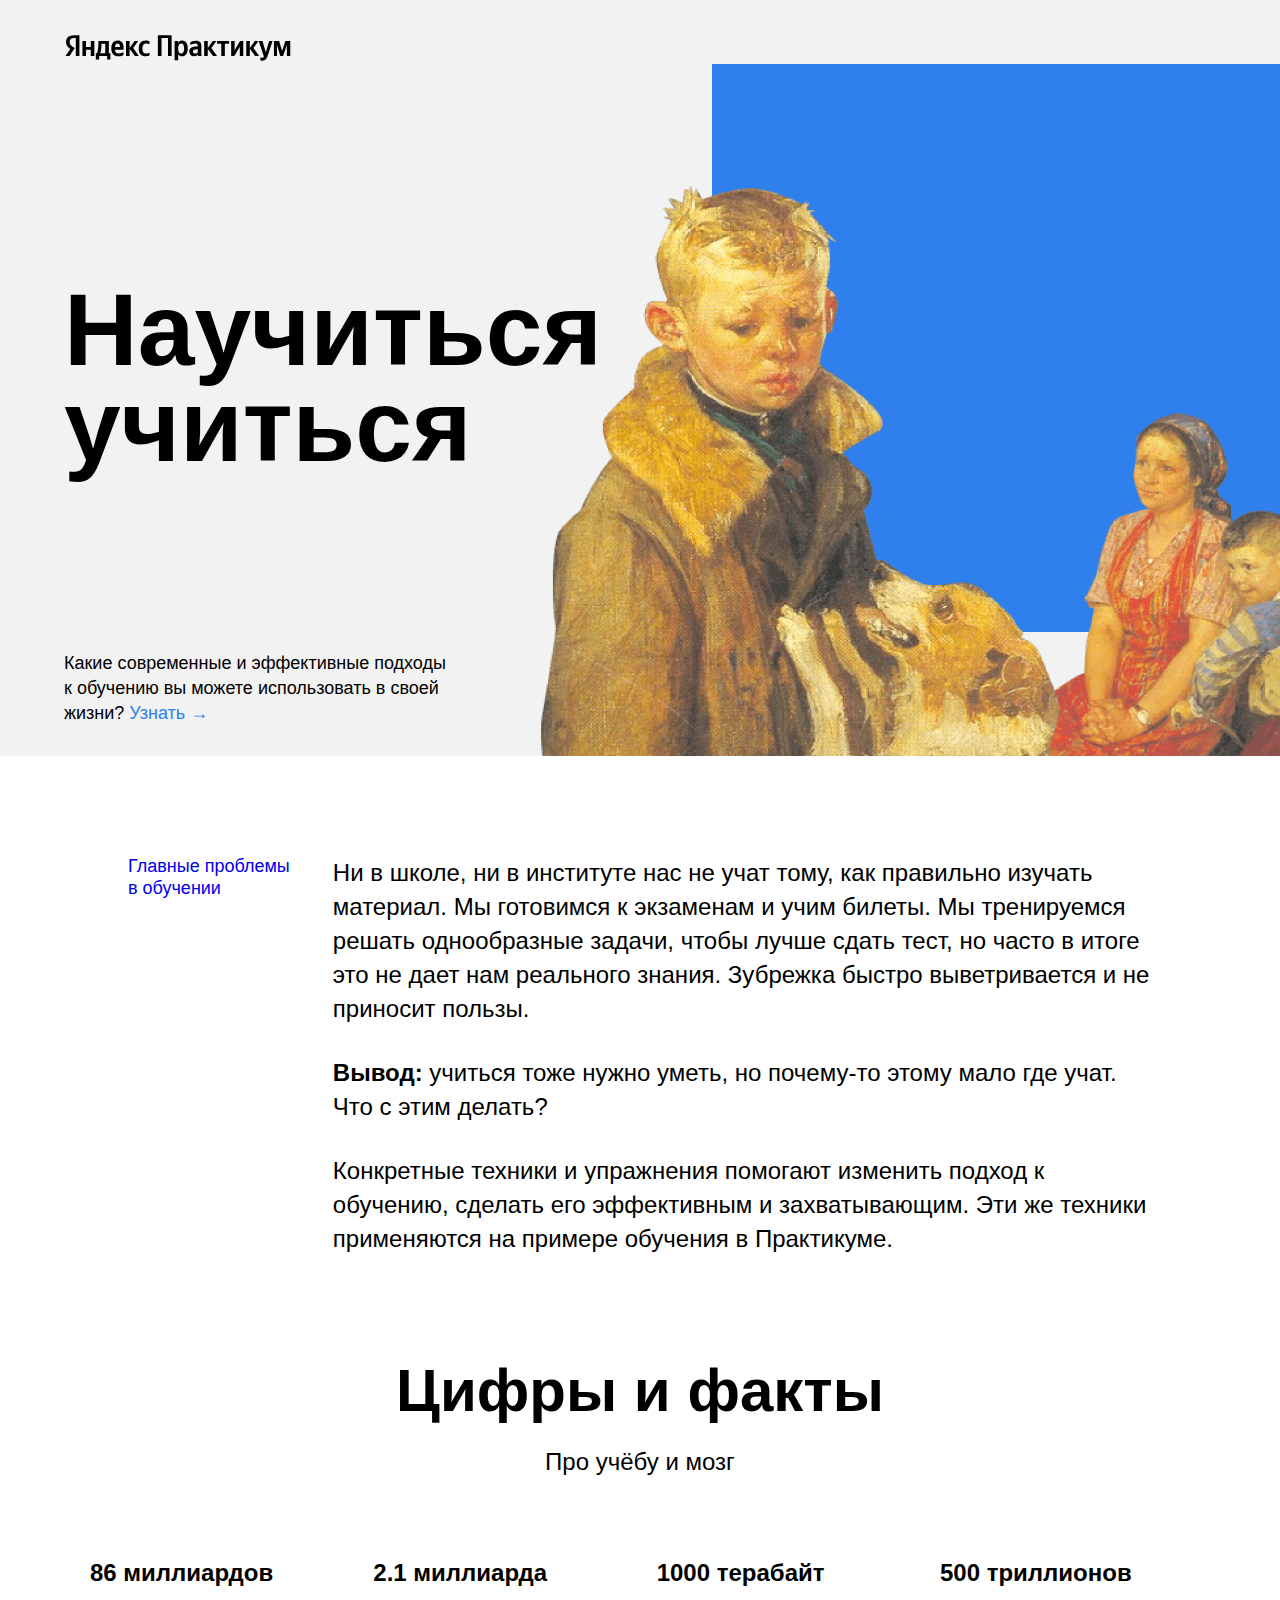
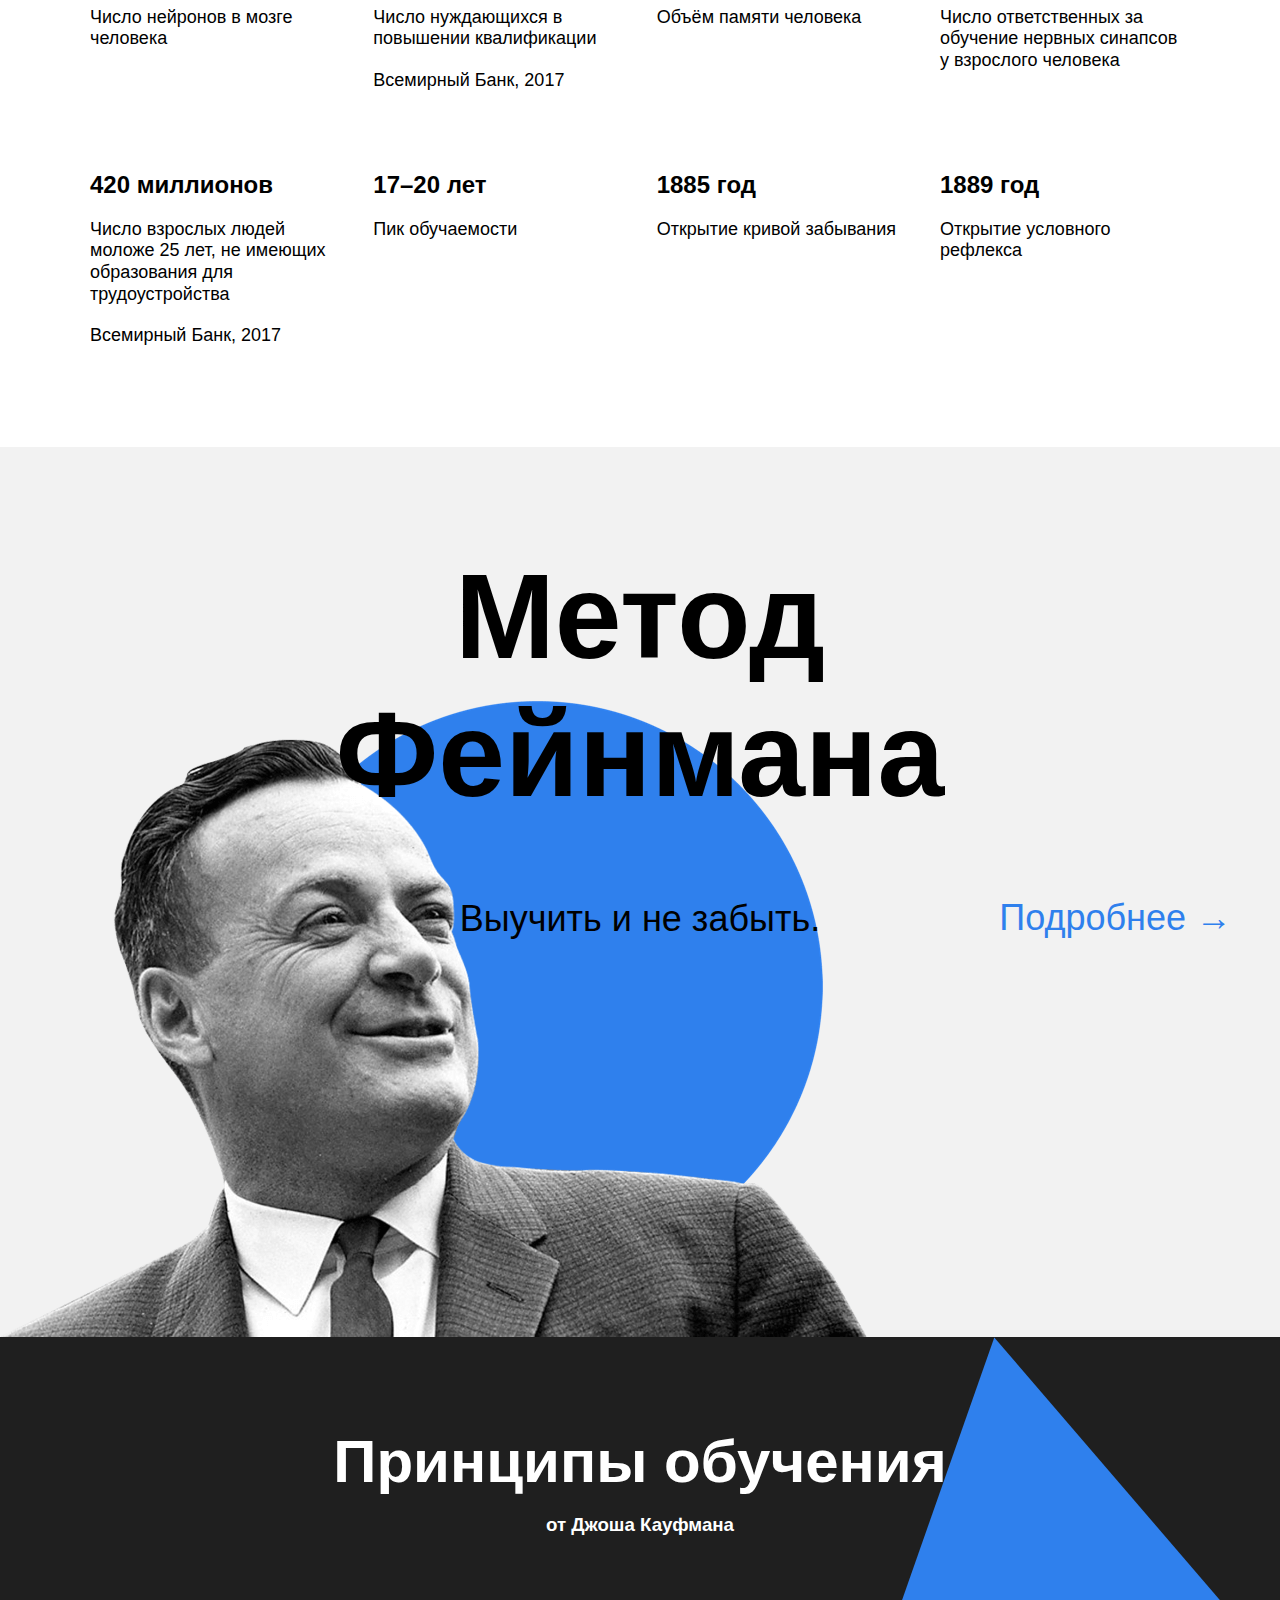
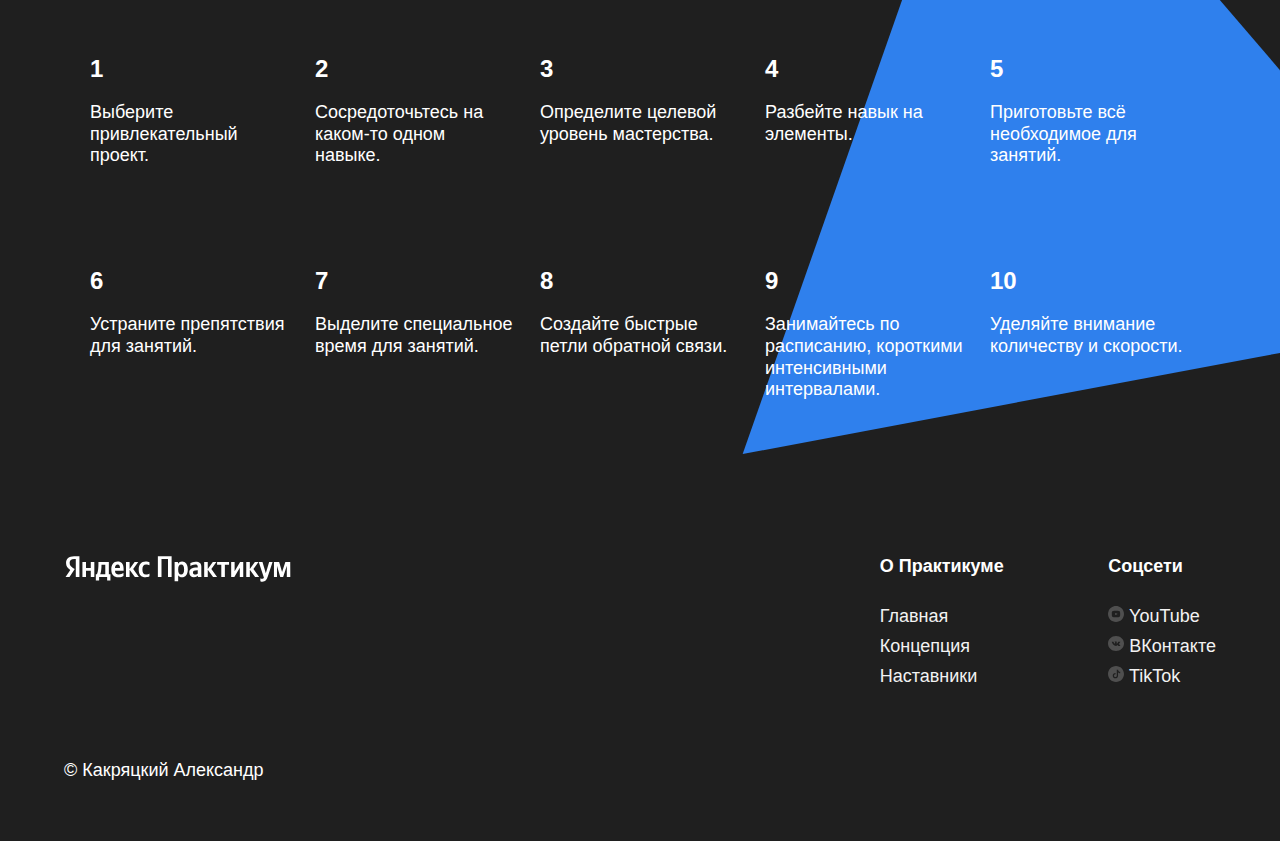
<file: sprint_1/index.html>
<!DOCTYPE html>
<html lang="ru">
  <head>
    <meta charset="UTF-8" />
    <meta name="viewport" content="width=device-width, initial-scale=1.0" />
    <link rel="stylesheet" href="styles/normalize.css" />
    <link rel="stylesheet" href="styles/style.css" />
    <title>Научиться учиться</title>
  </head>
  <body>
    <div class="page">
      <header class="header">
        <img
          class="logo logo_place_header"
          src="images/logo_place_header.svg"
          alt="logo_place_header"
        />
        <h1 class="header__title">Научиться учиться</h1>
        <h6 class="header__subtitle">
          Какие современные и эффективные подходы к обучению вы можете
          использовать в своей жизни?<a class="header__link" href="#">
            Узнать &rarr;</a
          >
        </h6>
        <img
          class="header__main-illustration"
          src="images/two_again.png"
          alt="two_again"
        />
        <div class="header__square-pic"></div>
      </header>

      <main class="content">
        <section class="description">
          <div class="two-columns">
            <h5 class="two-columns__brief">
              <a href="#" class="two-columns__link">
                Главные проблемы в обучении</a
              >
            </h5>

            <div class="two-columns__main-text">
              <p class="two-columns__paragraph">
                Ни в школе, ни в институте нас не учат тому, как правильно
                изучать материал. Мы готовимся к экзаменам и учим билеты. Мы
                тренируемся решать однообразные задачи, чтобы лучше сдать тест,
                но часто в итоге это не дает нам реального знания. Зубрежка
                быстро выветривается и не приносит пользы.
              </p>

              <p class="two-columns__paragraph">
                <span class="two-columns__span-accent">Вывод:</span> учиться
                тоже нужно уметь, но почему-то этому мало где учат. Что с этим
                делать?
              </p>

              <p class="two-columns__paragraph">
                Конкретные техники и упражнения помогают изменить подход к
                обучению, сделать его эффективным и захватывающим. Эти же
                техники применяются на примере обучения в Практикуме.
              </p>
            </div>
          </div>
        </section>

        <section class="digits">
          <h2 class="section-title">Цифры и факты</h2>

          <h3 class="section-subtitle">Про учёбу и мозг</h3>

          <div class="table">
            <div class="table__cell">
              <h2 class="table__heading">86 миллиардов</h2>
              <p class="table__text">Число нейронов в мозге человека</p>
            </div>

            <div class="table__cell">
              <h2 class="table__heading">2.1 миллиарда</h2>
              <p class="table__text">
                Число нуждающихся в повышении квалификации
              </p>
              <p class="table__text">Всемирный Банк, 2017</p>
            </div>
            <div class="table__cell">
              <h2 class="table__heading">1000 терабайт</h2>
              <p class="table__text">Объём памяти человека</p>
            </div>
            <div class="table__cell">
              <h2 class="table__heading">500 триллионов</h2>
              <p class="table__text">
                Число ответственных за обучение нервных синапсов у взрослого
                человека
              </p>
            </div>
            <div class="table__cell">
              <h2 class="table__heading">420 миллионов</h2>
              <p class="table__text">
                Число взрослых людей моложе 25 лет, не имеющих образования для
                трудоустройства
              </p>
              <p class="table__text">Всемирный Банк, 2017</p>
            </div>
            <div class="table__cell">
              <h2 class="table__heading">17–20 лет</h2>
              <p class="table__text">Пик обучаемости</p>
            </div>
            <div class="table__cell">
              <h2 class="table__heading">1885 год</h2>
              <p class="table__text">Открытие кривой забывания</p>
            </div>
            <div class="table__cell">
              <h2 class="table__heading">1889 год</h2>
              <p class="table__text">Открытие условного рефлекса</p>
            </div>
          </div>
        </section>

        <section class="feynman">
          <h1 class="feynman__title">Метод Фейнмана</h1>
          <h3 class="feynman__subtitle">Выучить и не забыть.</h3>
          <a href="#" class="link feynman__link">Подробнее &rarr;</a>
          <img
            src="./images/feynman.png"
            alt="feynman"
            class="feynman__image"
          />
        </section>

        <section class="kaufman">
          <h2 class="section-title section-title_theme_dark">
            Принципы обучения
          </h2>

          <h3 class="section-subttitle section-subtitle_theme_dark">
            от Джоша Кауфмана
          </h3>

          <div class="table table_theme_dark">
            <div class="table__cell table__cell_theme_dark">
              <h2 class="table__heading table__heading_theme_dark">1</h2>
              <p class="table__text table__text_theme_dark">
                Выберите привлекательный проект.
              </p>
            </div>

            <div class="table__cell table__cell_theme_dark">
              <h2 class="table__heading table__heading_theme_dark">2</h2>
              <p class="table__text table__text_theme_dark">
                Сосредоточьтесь на каком-то одном навыке.
              </p>
            </div>

            <div class="table__cell table__cell_theme_dark">
              <h2 class="table__heading table__heading_theme_dark">3</h2>
              <p class="table__text table__text_theme_dark">
                Определите целевой уровень мастерства.
              </p>
            </div>

            <div class="table__cell table__cell_theme_dark">
              <h2 class="table__heading table__heading_theme_dark">4</h2>
              <p class="table__text table__text_theme_dark">
                Разбейте навык на элементы.
              </p>
            </div>

            <div class="table__cell table__cell_theme_dark">
              <h2 class="table__heading table__heading_theme_dark">5</h2>
              <p class="table__text table__text_theme_dark">
                Приготовьте всё необходимое для занятий.
              </p>
            </div>

            <div class="table__cell table__cell_theme_dark">
              <h2 class="table__heading table__heading_theme_dark">6</h2>
              <p class="table__text table__text_theme_dark">
                Устраните препятствия для занятий.
              </p>
            </div>

            <div class="table__cell table__cell_theme_dark">
              <h2 class="table__heading table__heading_theme_dark">7</h2>
              <p class="table__text table__text_theme_dark">
                Выделите специальное время для занятий.
              </p>
            </div>

            <div class="table__cell table__cell_theme_dark">
              <h2 class="table__heading table__heading_theme_dark">8</h2>
              <p class="table__text table__text_theme_dark">
                Создайте быстрые петли обратной связи.
              </p>
            </div>

            <div class="table__cell table__cell_theme_dark">
              <h2 class="table__heading table__heading_theme_dark">9</h2>
              <p class="table__text table__text_theme_dark">
                Занимайтесь по расписанию, короткими интенсивными интервалами.
              </p>
            </div>

            <div class="table__cell table__cell_theme_dark">
              <h2 class="table__heading table__heading_theme_dark">10</h2>
              <p class="table__text table__text_theme_dark">
                Уделяйте внимание количеству и скорости.
              </p>
            </div>
          </div>
          <img
            class="kaufman__triangle"
            src="images/kaufman-triangle.svg"
            alt="Треугольник"
          />
        </section>
      </main>
      <footer class="footer">
        <div class="footer__columns">
          <div class="footer__column footer__column_content_copyright">
            <img
              class="logo logo_place_footer"
              src="images/logo_place_footer.svg"
              alt="Яндекс Практикум"
            />
            <p class="footer__author">© Какряцкий Александр</p>
          </div>

          <div class="footer__column footer__column_content_info">
            <nav class="footer__column-heading">О Практикуме</nav>

            <div class="footer__column-links">
              <a class="footer__column-link" href="#">Главная</a>
              <a class="footer__column-link" href="#">Концепция</a>
              <a class="footer__column-link" href="#">Наставники</a>
            </div>
          </div>

          <div class="footer__column footer__column_content_social">
            <h6 class="footer__column-heading">Соцсети</h6>

            <a class="footer__column-link" href="#">
              <img
                class="footer__social_icon"
                src="images/youtube_color_white.svg"
                alt="YT"
              />
              YouTube
            </a>
            <a class="footer__column-link" href="#">
              <img
                class="footer__social_icon"
                src="images/vk_color_white.svg"
                alt="VK"
              />
              ВКонтакте
            </a>
            <a class="footer__column-link" href="#">
              <img
                class="footer__social_icon"
                src="images/tiktok_color_white.svg"
                alt="TT"
              />
              TikTok
            </a>
          </div>
        </div>
      </footer>
    </div>
  </body>
</html>
</file>
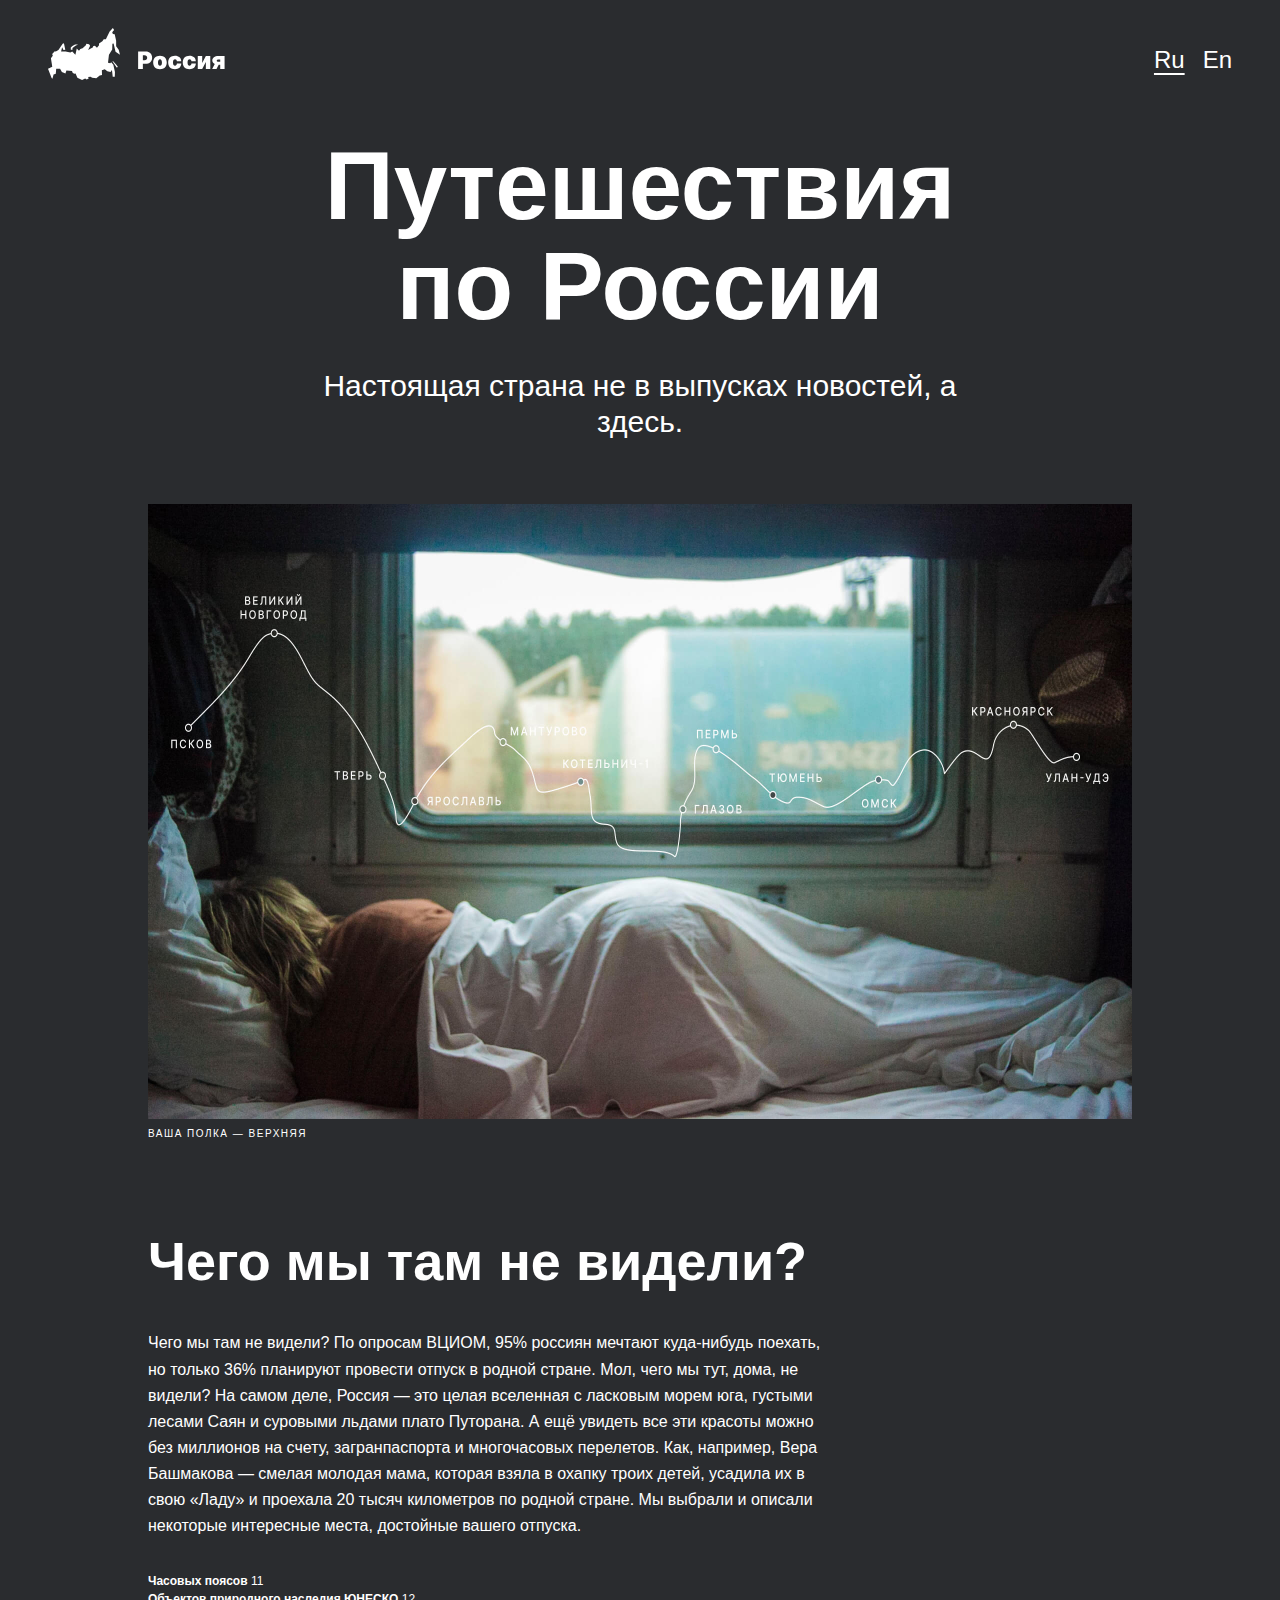
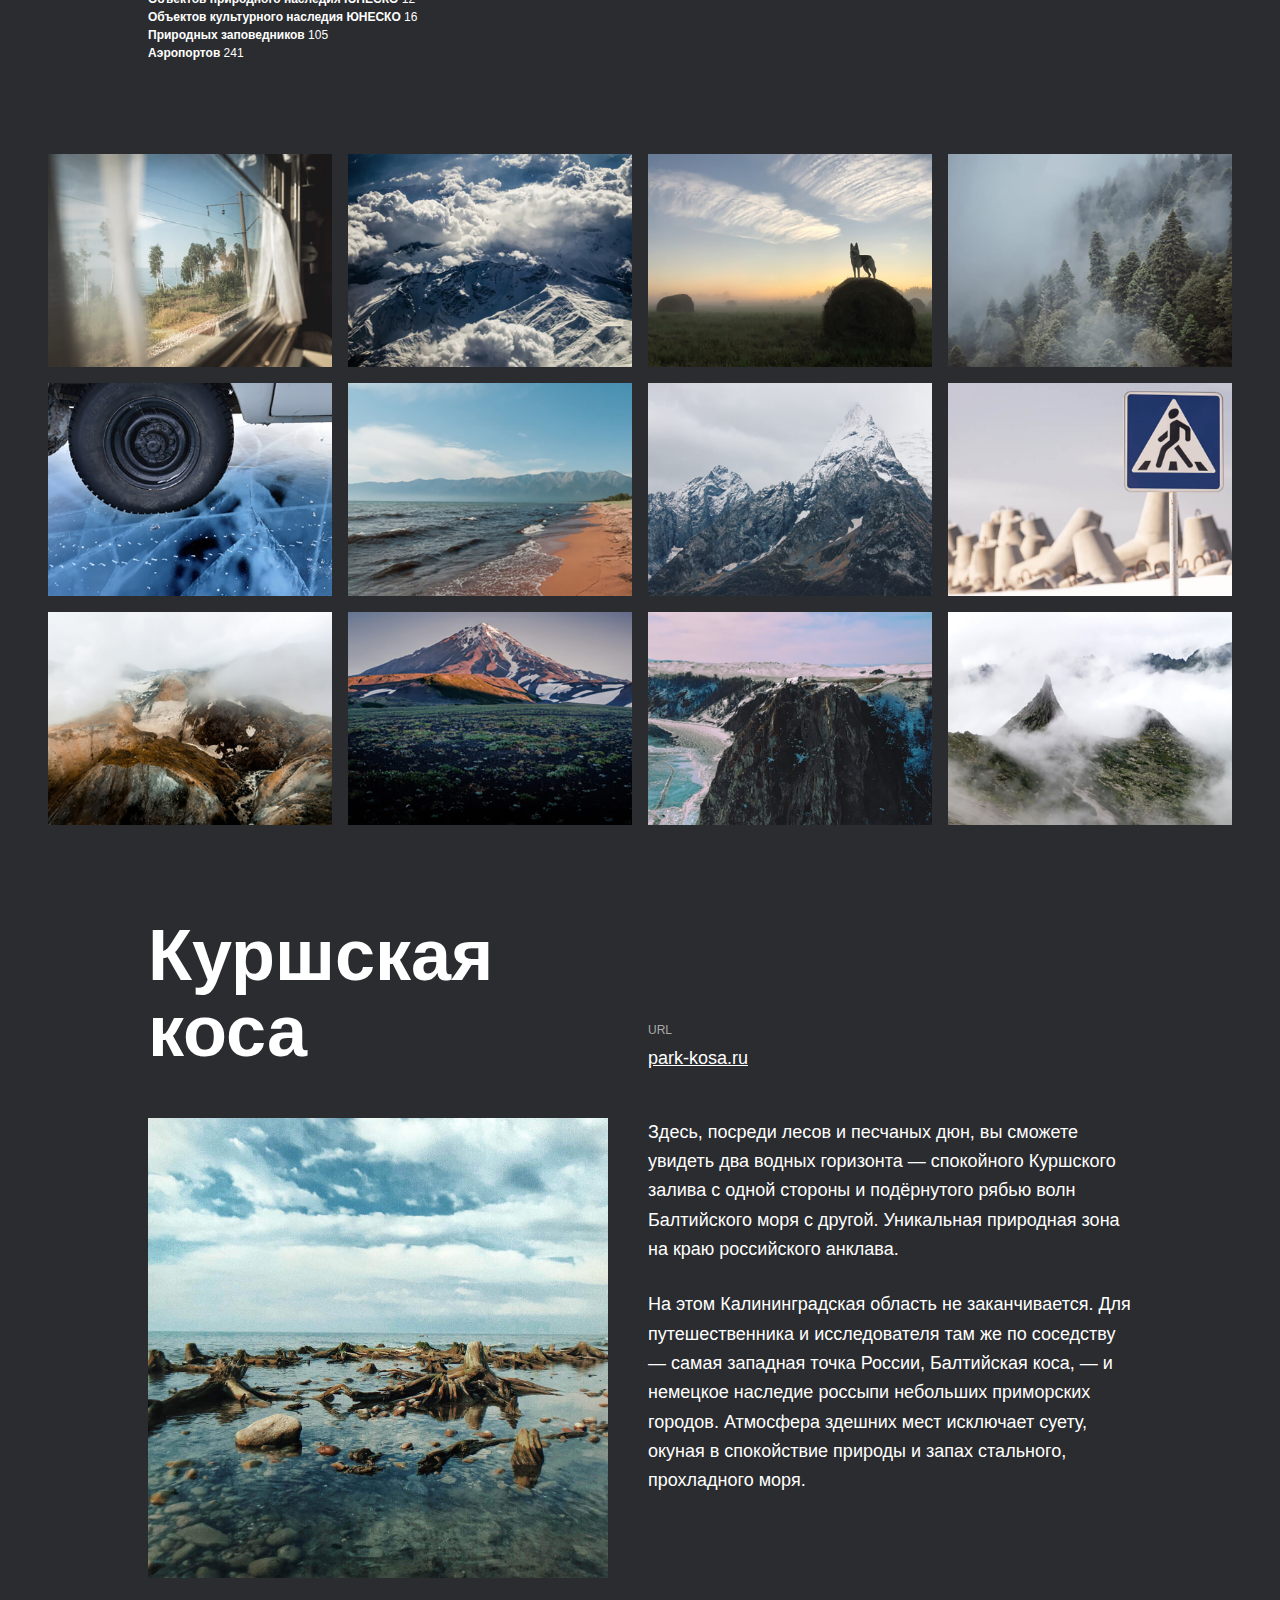
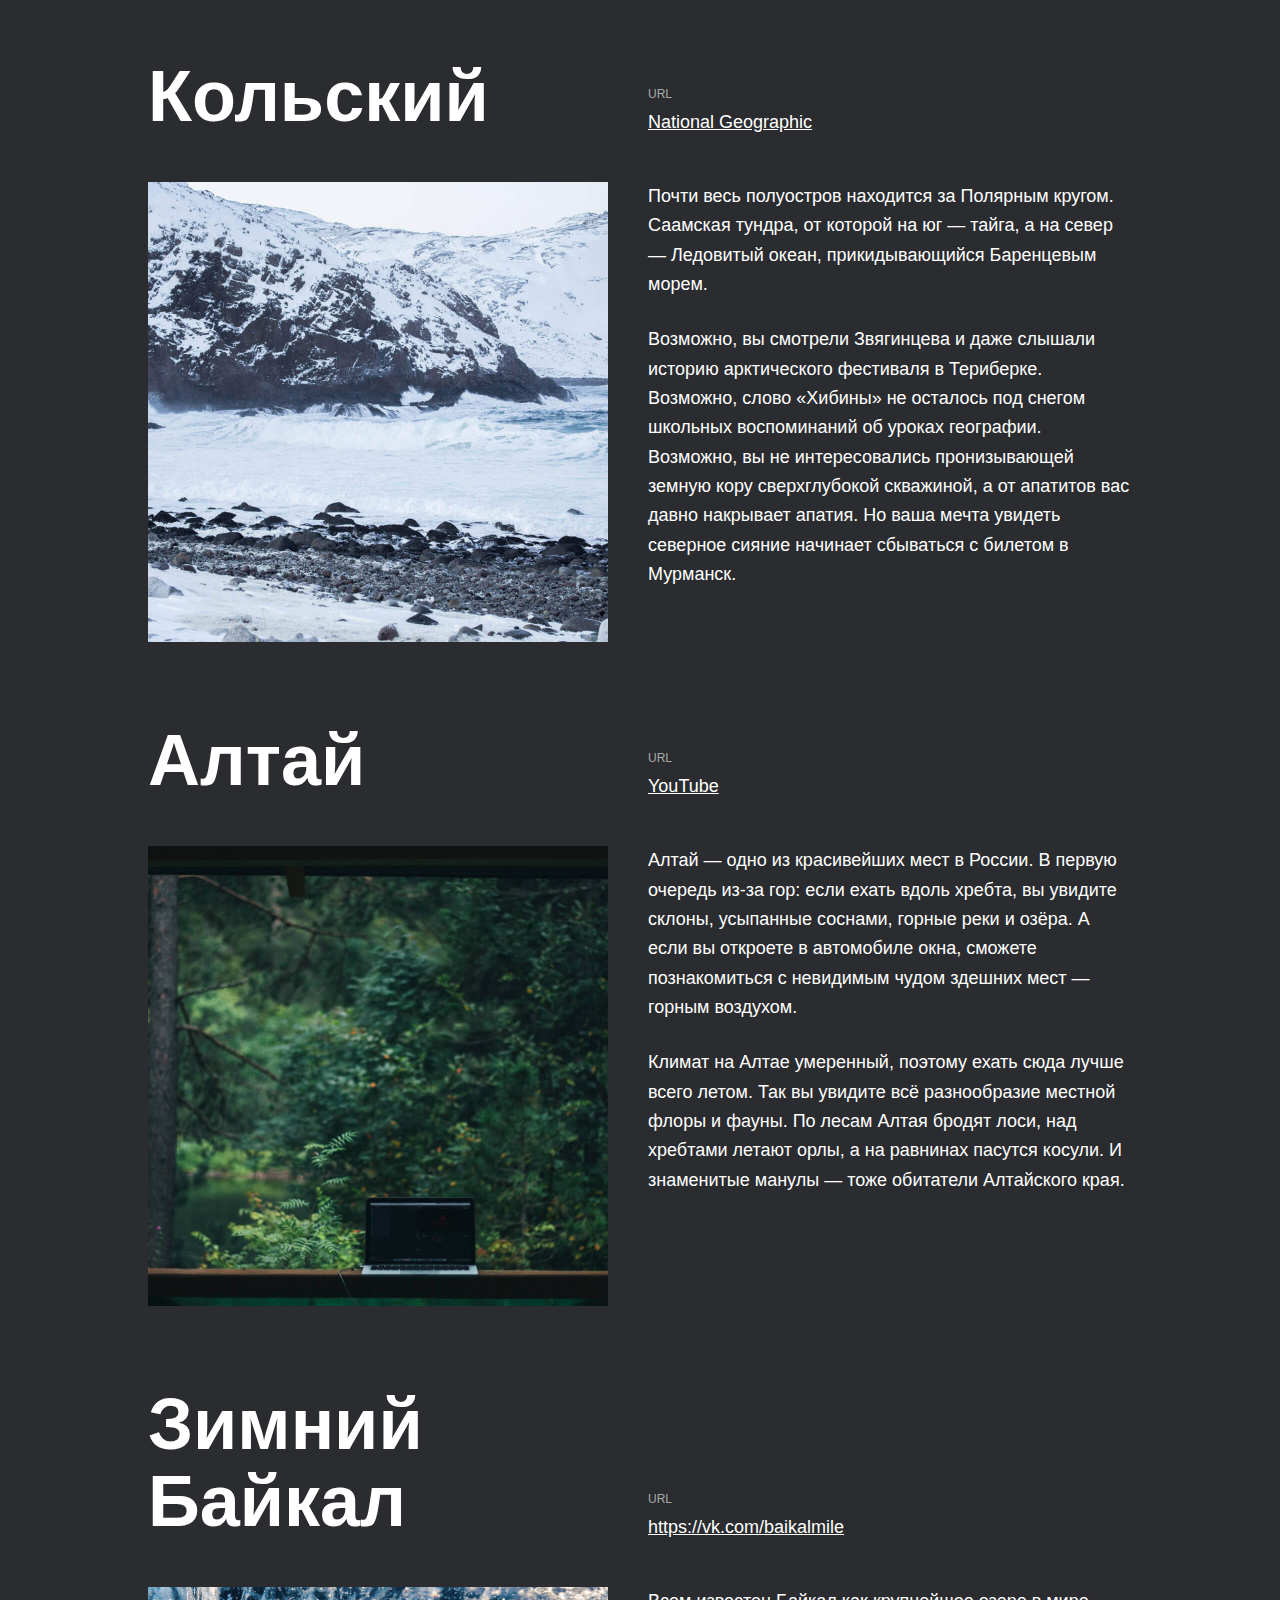
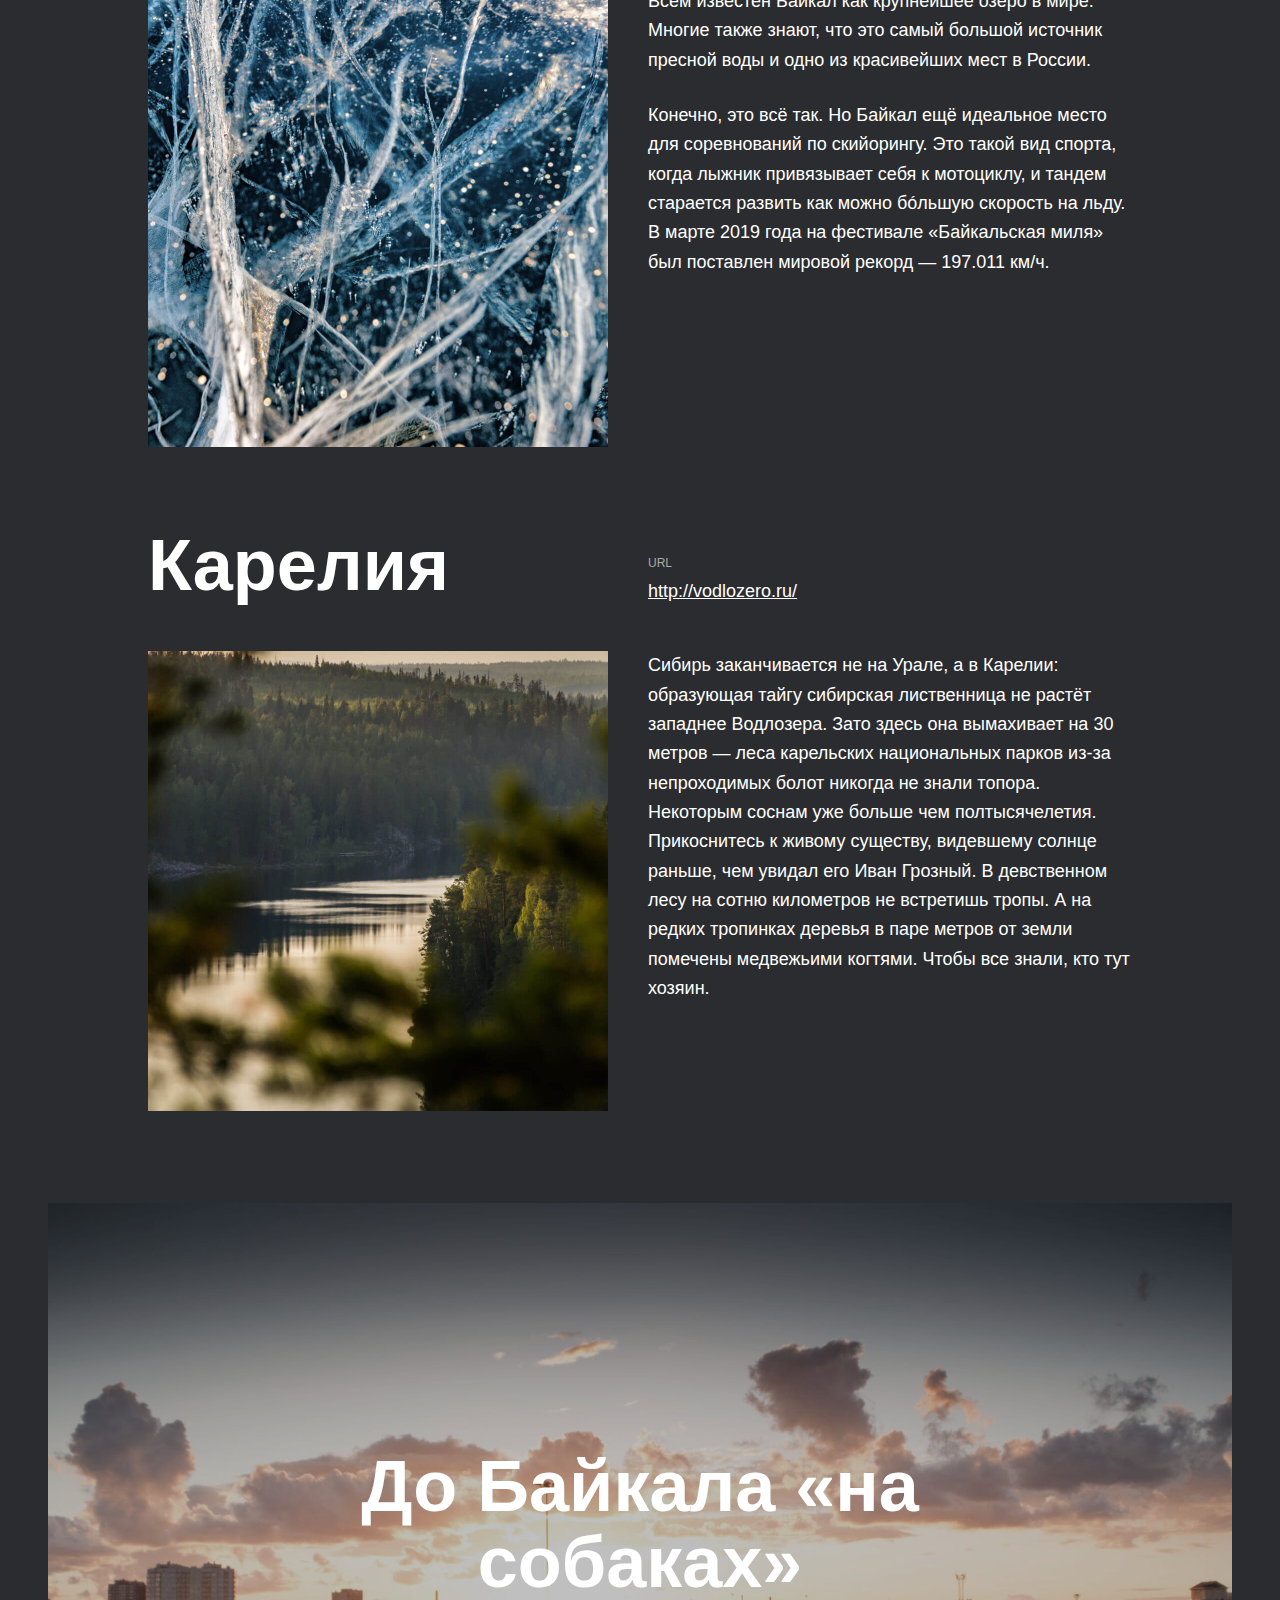
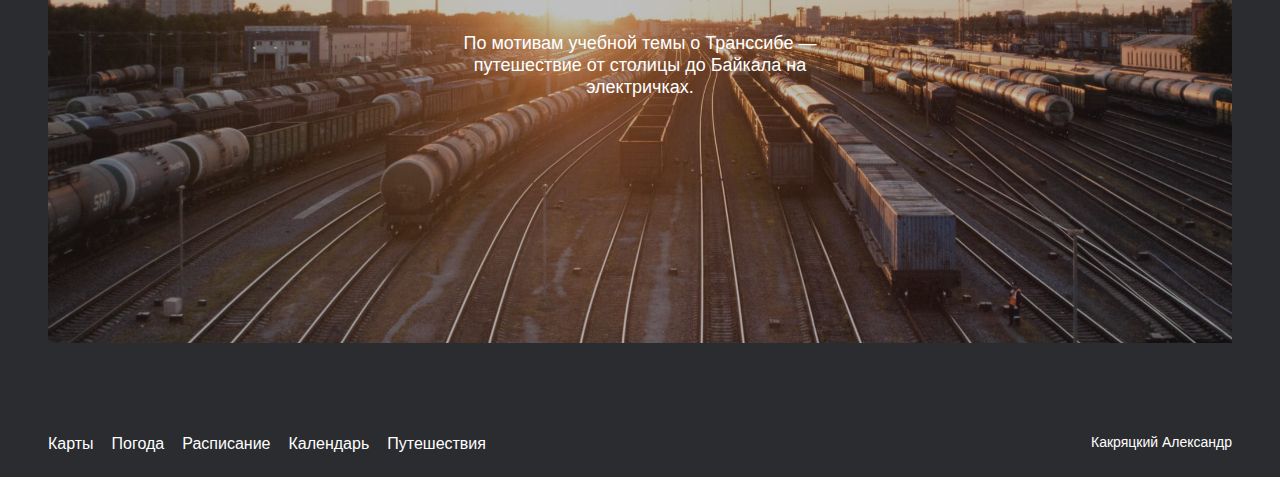
<file: sprint_3/index.html>
<!DOCTYPE html>
<html lang="en">

<head>
    <meta charset="UTF-8">
    <meta name="viewport" content="width=device-width, initial-scale=1.0">
    <link rel="stylesheet" href="pages/index.css">
    <title>Путешествия по России</title>
</head>

<body class="page">
    <header class="header">
        <img class="header__logo" src="media/header-logo.svg" alt="Russia map logo">
        <a class="header__lang-link" href="#">Ru</a>
        <a class="header__lang-link" href="#">En</a>
    </header>

    <main class="content">

        <section class="lead">

            <h1 class="lead__title">Путешествия по России</h1>
            <h3 class="lead__subtitle">Настоящая страна не в выпусках новостей, а здесь.</h3>
            <img class="lead__image" src="media/lead-polka.jpg">
            <span class="lead__caption">ваша полка — верхняя</span>

        </section>

        <section class="intro">

            <h2 class="intro__title">Чего мы там не видели?</h2>
            <p class="intro__text">
                Чего мы там не видели?
                По опросам ВЦИОМ, 95% россиян мечтают куда-нибудь поехать, но только 36% планируют провести отпуск в
                родной стране. Мол, чего мы тут, дома, не видели? На самом деле, Россия — это целая вселенная с
                ласковым морем юга, густыми лесами Саян и суровыми льдами плато Путорана. А ещё увидеть все эти
                красоты можно без миллионов на счету, загранпаспорта и многочасовых перелетов. Как, например, Вера
                Башмакова — смелая молодая мама, которая взяла в охапку троих детей, усадила их в свою «Ладу» и
                проехала 20 тысяч километров по родной стране. Мы выбрали и описали некоторые интересные места,
                достойные вашего отпуска.
            </p>

            <ul class="intro__list">
                <li>
                    <span class="intro__highlight">Часовых поясов</span> 11
                </li>
                <li>
                    <span class="intro__highlight">Объектов природного наследия ЮНЕСКО</span> 12
                </li>
                <li>
                    <span class="intro__highlight">Объектов культурного наследия ЮНЕСКО</span>
                    16
                </li>
                <li>
                    <span class="intro__highlight">Природных заповедников</span> 105
                </li>
                <li>
                    <span class="intro__highlight">Аэропортов</span> 241
                </li>
            </ul>

        </section>

        <section class="photo-grid">

            <img class="photo-grid__item" src="media/photo-grid-train.jpg" alt="Поезд">
            <img class="photo-grid__item" src="media/photo-grid-atharva-tulsi.jpg" alt="Атхарва-тулси">
            <img class="photo-grid__item" src="media/photo-grid-tuman.jpg" alt="Туман">
            <img class="photo-grid__item" src="media/photo-grid-sochi.jpg" alt="Сочи">
            <img class="photo-grid__item" src="media/photo-grid-arisa.jpg" alt="Ариса">
            <img class="photo-grid__item" src="media/photo-grid-baikal.jpg" alt="Байкал">
            <img class="photo-grid__item" src="media/photo-grid-elbrus.jpg" alt="Эльбрус">
            <img class="photo-grid__item" src="media/photo-grid-kondratiev.jpg" alt="Кондратиев">
            <img class="photo-grid__item" src="media/photo-grid-kamchatka-1.jpg" alt="Камчатка-1">
            <img class="photo-grid__item" src="media/photo-grid-kamchatka-2.jpg" alt="Камчатка-2">
            <img class="photo-grid__item" src="media/photo-grid-baikal-2.jpg" alt="Байкал-2">
            <img class="photo-grid__item" src="media/photo-grid-ergaki.jpg" alt="Ергаки">

        </section>

        <section class="places">

            <div class="place">

                <h2 class="place__title">Куршская коса</h2>

                <div class="place__website">
                    <span class="place__url-heading">url</span>
                    <a class="place__link" href="http://park-kosa.ru">park-kosa.ru</a>
                </div>

                <img class="place__image" src="media/place-kosa.jpg" alt="Море">

                <div class="place__text">
                    <p class="place__paragraph">Здесь, посреди лесов и песчаных дюн, вы сможете увидеть два водных
                        горизонта — спокойного Куршского залива с одной стороны и подёрнутого рябью волн Балтийского
                        моря с другой. Уникальная природная зона на краю российского анклава.</p>
                    <p class="place__paragraph">На этом Калининградская область не заканчивается. Для
                        путешественника и исследователя там же по соседству — самая западная точка России,
                        Балтийская коса, — и немецкое наследие россыпи небольших приморских городов. Атмосфера
                        здешних мест исключает суету, окуная в спокойствие природы и запах стального, прохладного
                        моря.</p>
                </div>

            </div>

            <div class="place">
                <h2 class="place__title">Кольский</h2>
                <div class="place__website">
                    <span class="place__url-heading">url</span>
                    <a class="place__link" href="https://yourshot.nationalgeographic.com/photos/?keywords=kolskiy">National Geographic</a>
                </div>
                <img class="place__image" src="media/place-kolsky.jpg" alt="Горы">
                <div class="place__text">
                    <p class="place__paragraph">Почти весь полуостров находится за Полярным кругом. Саамская тундра,
                        от которой на юг —
                        тайга, а на север — Ледовитый океан, прикидывающийся Баренцевым морем.</p>
                    <p class="place__paragraph">Возможно, вы смотрели Звягинцева и даже слышали историю арктического
                        фестиваля в Териберке. Возможно, слово «Хибины» не осталось под снегом школьных воспоминаний
                        об уроках географии. Возможно, вы не интересовались пронизывающей земную кору сверхглубокой
                        скважиной, а от апатитов вас давно накрывает апатия. Но ваша мечта увидеть северное сияние
                        начинает сбываться с билетом
                        в Мурманск.</p>
                </div>
            </div>

            <div class="place">
                <h2 class="place__title">Алтай</h2>
                <div class="place__website">
                    <span class="place__url-heading">url</span>
                    <a class="place__link" href="https://www.youtube.com/watch?v=7ZEsoV7kWAQ">YouTube</a>
                </div>
                <img class="place__image" src="media/place-altai.jpg" alt="Лес">
                <div class="place__text">
                    <p class="place__paragraph">Алтай — одно из красивейших мест в России.
                        В первую очередь из-за гор: если ехать вдоль хребта, вы увидите склоны, усыпанные соснами,
                        горные реки и озёра. А если вы откроете в автомобиле окна, сможете познакомиться с невидимым
                        чудом здешних мест — горным воздухом.</p>
                    <p class="place__paragraph">Климат на Алтае умеренный, поэтому ехать сюда лучше всего летом. Так
                        вы увидите всё разнообразие местной флоры и фауны. По лесам Алтая бродят лоси, над хребтами
                        летают орлы, а на равнинах пасутся косули. И знаменитые манулы — тоже обитатели Алтайского
                        края.</p>
                </div>
            </div>

            <div class="place">
                <h2 class="place__title">Зимний Байкал</h2>
                <div class="place__website">
                    <span class="place__url-heading">url</span>
                    <a class="place__link" href="https://vk.com/baikalmile">https://vk.com/baikalmile</a>
                </div>
                <img class="place__image" src="media/place-winter-baikal.jpg" alt="Лёд">
                <div class="place__text">
                    <p class="place__paragraph">Всем известен Байкал как крупнейшее озеро
                        в мире. Многие также знают, что это самый большой источник пресной воды и одно из
                        красивейших мест в России.</p>
                    <p class="place__paragraph">Конечно, это всё так. Но Байкал ещё идеальное место для соревнований
                        по скийорингу. Это такой вид спорта, когда лыжник привязывает себя
                        к мотоциклу, и тандем старается развить как можно бóльшую скорость на льду. В марте 2019
                        года на фестивале «Байкальская миля» был поставлен мировой рекорд — 197.011 км/ч.</p>
                </div>
            </div>

            <div class="place">
                <h2 class="place__title">Карелия</h2>
                <div class="place__website">
                    <span class="place__url-heading">url</span>
                    <a class="place__link" href="http://vodlozero.ru">http://vodlozero.ru/</a>
                </div>
                <img class="place__image" src="media/place-karelia.jpg" alt="Река среди леса">
                <div class="place__text">
                    <p class="place__paragraph">Сибирь заканчивается не на Урале, а в Карелии: образующая тайгу
                        сибирская лиственница не растёт западнее Водлозера. Зато здесь она вымахивает на 30 метров —
                        леса карельских национальных парков из-за непроходимых болот никогда не знали топора.
                        Некоторым соснам уже больше чем полтысячелетия. Прикоснитесь к живому существу, видевшему
                        солнце раньше, чем увидал его Иван Грозный.
                        В девственном лесу на сотню километров не встретишь тропы. А на редких тропинках деревья
                        в паре метров от земли помечены медвежьими когтями. Чтобы все знали, кто тут хозяин.</p>
                </div>
            </div>

        </section>


        <a class="cover" href="https://stampsy.com/na-elektrichkakh-do-baikala">

            <div class="cover__background"></div>
            <div class="cover__overlay"></div>
            <h2 class="cover__title">До Байкала «на собаках»</h2>
            <h3 class="cover__subtitle">
                По мотивам учебной темы о Транссибе — путешествие от столицы до Байкала на электричках.
            </h3>


        </a>

    </main>

    <footer class="footer">

        <a class="footer__link" href="https://yandex.ru/maps">Карты</a>
        <a class="footer__link" href="https://yandex.ru/pogoda">Погода</a>
        <a class="footer__link" href="https://rasp.yandex.ru">Расписание</a>
        <a class="footer__link" href="https://calendar.yandex.ru">Календарь</a>
        <a class="footer__link" href="https://travel.yandex.ru">Путешествия</a>

        <span class="footer__copyright">Какряцкий Александр</span>

    </footer>
</body>

</html>
</file>
<file: sprint_1/styles/style.css>
.page {
  min-width: 1100px;
  max-width: 1600px;
  margin: 0 auto;
  font-family: "Helvetica Neue", Arial, sans-serif;
}

.header {
  height: 100vh;
  min-height: 600px;
  max-height: 756px;
  position: relative;
  display: flex;
  background-color: #f2f2f2;
}

.logo {
  width: 228px;
  height: 32px;
}

.logo_place_header {
  position: absolute;
  top: 30px;
  left: 64px;
}

.header__title {
  margin: auto;
  margin-left: 64px;
  align-content: center;
  z-index: 11;
  width: 730px;
  line-height: 96px;
  font-size: 102px;
  font-weight: 600;
}

.header__subtitle {
  margin: 0;
  position: absolute;
  left: 64px;
  bottom: 30px;
  z-index: 10;
  width: 388px;
  line-height: 25px;
  font-size: 18px;
  font-weight: normal;
}

.header__link {
  text-decoration: none;
  color: #2f80ed;
}

.header__main-illustration {
  position: absolute;
  bottom: 0;
  right: 0;
  z-index: 2;
  width: 765px;
  height: 608px;
}

.header__square-pic {
  height: 568px;
  width: 568px;
  background-color: #2f80ed;
  position: absolute;
  right: 0;
  top: 64px;
  z-index: 1;
}

.table__cell_theme_dark {
  width: 200px;
  color: white;
  margin-right: 0;
  margin-top: 80px;
}

.description {
  margin-top: 100px;
  display: flex;
  justify-content: center;
}

.two-columns {
  margin: 0;
  width: 80%;
  justify-content: space-between;
  display: flex;
}

.two-columns__brief {
  margin-top: 0;
  width: 175px;
  line-height: 1.2;
  font-size: 18px;
  font-weight: normal;
  color: #2f80ed;
}

.two-columns__link {
  text-decoration: none;
}

.two-columns__main-text {
  width: 80%;
  min-width: 784px;
}

.two-columns__paragraph {
  margin-top: 30px;
  margin-bottom: 0;
  line-height: 34px;
  font-size: 24px;
  font-weight: normal;
}

.two-columns__paragraph:first-of-type {
  margin-top: 0;
}

.two-columns__span-accent {
  line-height: 34px;
  font-size: 24px;
  font-weight: bold;
  font-style: normal;
}

.digits {
  margin-top: 100px;
  margin-bottom: 100px;
  display: flex;
  flex-direction: column;
  align-items: center;
}
.section-title {
  margin: 0;
  text-align: center;

  width: 60%;

  line-height: 1.15;
  font-size: 60px;
  font-weight: 600;
}
.section-subtitle {
  margin: 20px 0 0 0;
  text-align: center;

  line-height: 34px;
  font-size: 24px;
  font-weight: normal;
}
.table {
  margin: 0;
  display: flex;
  justify-content: space-between;
  flex-wrap: wrap;
  width: 1100px;
}
.table__cell {
  margin: 60px 0 0 0;
  width: 250px;
  z-index: 3;
}
.table__heading {
  line-height: 1.15;
  font-size: 24px;
  font-weight: 600;
}
.table__text {
  margin: 20px 0 0 0;
  line-height: 1.2;
  font-size: 18px;
  font-weight: normal;
}

/*Тёмная тема*/

.section-title_theme_dark {
  margin: 90px 0 0 0;

  color: white;
}

.section-subtitle_theme_dark {
  color: white;
}

.table_theme_dark {
  margin-bottom: 90px;
}

.table__cell_theme_dark {
  margin: 80px 0 0 0;

  width: 200px;
  color: white;
}

.feynman {
  margin: 0;
  position: relative;
  display: flex;
  flex-direction: column;
  align-items: center;

  height: 890px;
  background-color: #f2f2f2;
}

.feynman__image {
  width: 867px;
  height: 637px;
  position: absolute;
  left: 0;
  bottom: 0;
  z-index: 0;
}

.feynman__title {
  margin: 100px 0 0 0;
  text-align: center;
  width: 648px;
  line-height: 1.15;
  font-size: 120px;
  font-weight: 600;
  z-index: 3;
}
.feynman__subtitle {
  margin: 70px 0 0 0;
  z-index: 3;
  line-height: 51px;
  font-size: 36px;
  font-weight: normal;
}

.feynman__link {
  position: absolute;
  top: 50%;
  right: 48px;
  z-index: 3;
  text-decoration: none;
  line-height: 51px;
  font-size: 36px;
  font-weight: normal;
  color: #2f80ed;
}

.kaufman {
  margin: 0;
  position: relative;
  display: flex;
  flex-direction: column;
  align-items: center;
  background-color: #1f1f1f;
  overflow: hidden;
}

.kaufman__triangle {
  position: absolute;
  right: -210px;
  z-index: 1;
}

.footer {
  margin: 0;
  display: flex;
  flex-direction: column;
  align-items: center;
  z-index: -15;

  min-height: 350px;
  height: 350px;

  background-color: #1f1f1f;
  color: white;
}

.footer__columns {
  margin: 60px 0 40px 0;
  display: flex;
  justify-content: space-between;

  width: 90%;
  height: 100%;
}

.footer__column {
  display: flex;
  flex-direction: column;
}

.footer__column_content_copyright {
  justify-content: space-between;
  flex-basis: 711px;
}

.footer__author {
  margin: 18px 0;

  line-height: 25px;
  font-size: 18px;
  font-weight: normal;
}

.footer__column-heading {
  margin: 0 0 20px 0;

  line-height: 30px;
  font-size: 18px;
  font-weight: 600;
}

.footer__column-links {
  margin: 0 0 16px 0;

  display: flex;
  flex-direction: column;
}

.footer__column-link {
  margin: 0;

  text-decoration: none;
  line-height: 30px;
  font-size: 18px;
  font-weight: normal;

  color: #f2f2f2;
}

.footer__social-icon {
  margin-right: 10px;

  width: 16px;
  height: 16px;
}
</file>
<file: sprint_3/pages/index.css>
@import url(../vendor/normalize.css);

@import url(../blocks/page/page.css);

@import url(../blocks/header/header.css);
@import url(../blocks/header/__logo/header__logo.css);
@import url(../blocks/header/__lang-link/header__lang-link.css);

@import url(../blocks/lead/lead.css);
@import url(../blocks/lead/__caption/lead__caption.css);
@import url(../blocks/lead/__image/lead__image.css);
@import url(../blocks/lead/__subtitle/lead__subtitle.css);
@import url(../blocks/lead/__title/lead__title.css);

@import url(../blocks/intro/intro.css);
@import url(../blocks/intro/__highlight/intro__highlight.css);
@import url(../blocks/intro/__list/intro__list.css);
@import url(../blocks/intro/__text/intro__text.css);
@import url(../blocks/intro/__title/intro__title.css);

@import url(../blocks/photo-grid/photo-grid.css);
@import url(../blocks/photo-grid/__item/photo-grid__item.css);

@import url(../blocks/places/places.css);

@import url(../blocks/place/place.css);
@import url(../blocks/place/__image/place__image.css);
@import url(../blocks/place/__link/place__link.css);
@import url(../blocks/place/__paragraph/place__paragraph.css);
@import url(../blocks/place/__text/place__text.css);
@import url(../blocks/place/__title/place__title.css);
@import url(../blocks/place/__url-heading/place__url-heading.css);
@import url(../blocks/place/__website/place__website.css);

@import url(../blocks/cover/cover.css);
@import url(../blocks/cover/__overlay/cover__overlay.css);
@import url(../blocks/cover/__background/cover__background.css);
@import url(../blocks/cover/__subtitle/cover__subtitle.css);
@import url(../blocks/cover/__title/cover__title.css);

@import url(../blocks/footer/footer.css);
@import url(../blocks/footer/__copyright/footer__copyright.css);
@import url(../blocks/footer/__link/footer__link.css);
</file>
